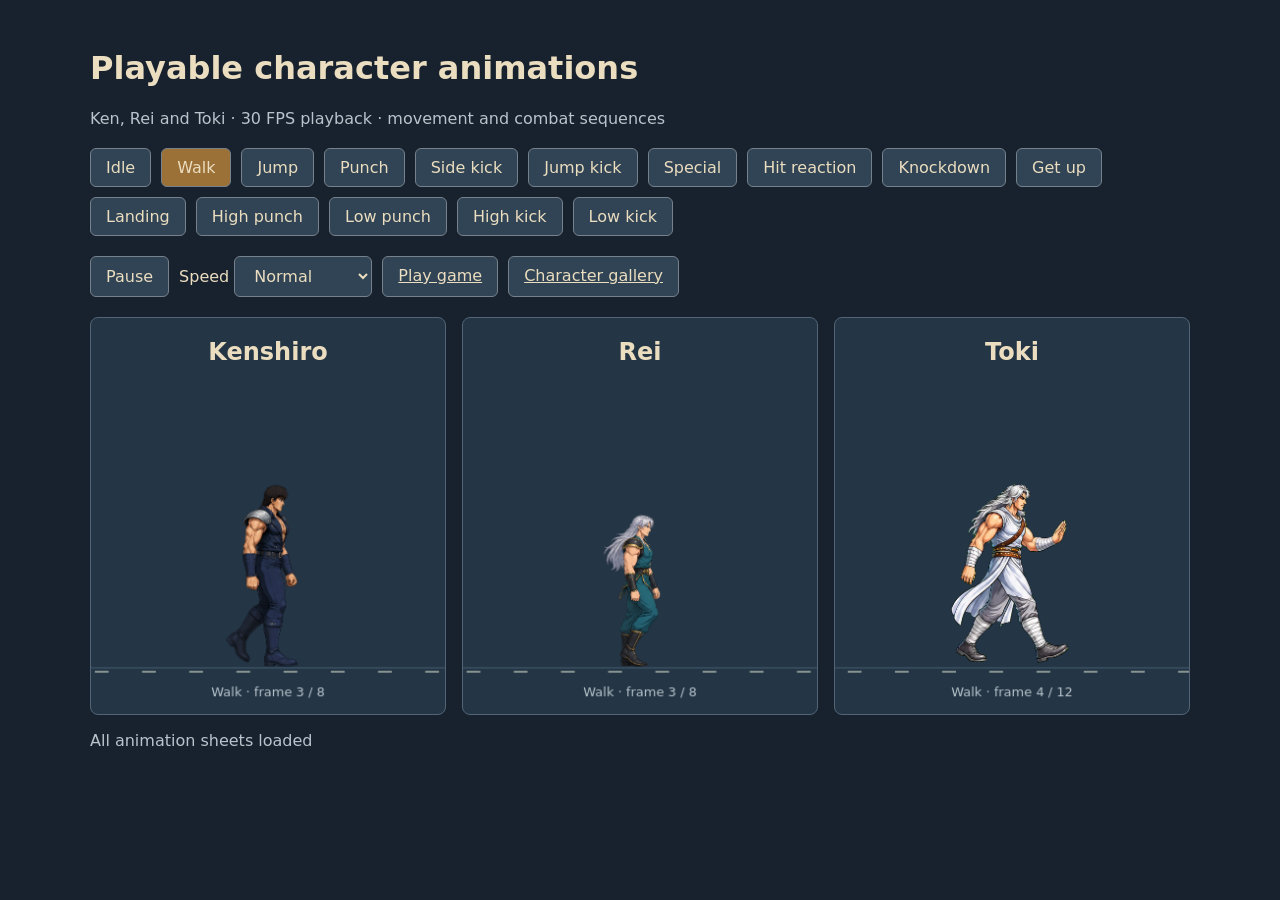
<file: animations.html>
<!doctype html><html lang="en"><meta charset="utf-8"><meta name="viewport" content="width=device-width,initial-scale=1">
<title>Playable character animations</title>
<style>body{margin:0;padding:28px;background:#17222e;color:#ebddbf;font:16px system-ui}main{max-width:1100px;margin:auto}nav{display:flex;gap:10px;flex-wrap:wrap;margin:20px 0}button,a,select{font:inherit;color:inherit;background:#304455;border:1px solid #77818b;border-radius:6px;padding:9px 15px}button[aria-pressed=true]{background:#9c7137}section{display:grid;grid-template-columns:repeat(auto-fit,minmax(280px,1fr));gap:16px}article{background:#243545;border:1px solid #526576;border-radius:8px;text-align:center}canvas{width:100%;height:auto}p{color:#b8c4cc}</style>
<main><h1>Playable character animations</h1><p>Ken, Rei and Toki · 30 FPS playback · movement and combat sequences</p><nav id="actions"></nav><nav><button id="pause">Pause</button><label>Speed <select id="speed"><option value="1">Normal</option><option value="0.5">Half speed</option></select></label><a href="index.html">Play game</a><a href="characters.html">Character gallery</a></nav><section id="heroes"></section><p id="status">Loading animation sheets…</p></main>
<script src="assets/sprites/player-animations.js?v=walk-v3"></script><script>
const actions={idle:'Idle',walk:'Walk',jump:'Jump',punch:'Punch',kick:'Side kick',jumpkick:'Jump kick',special:'Special',stunned:'Hit reaction',knockdown:'Knockdown',getup:'Get up',landing:'Landing',punch_high:'High punch',punch_low:'Low punch',kick_high:'High kick',kick_low:'Low kick'};
let action='walk',paused=false,t=0,last=0,nextPaint=0;const cards=[],images={};
for(const [key,label] of Object.entries(actions)){const b=document.createElement('button');b.textContent=label;b.setAttribute('aria-pressed',key===action);b.onclick=()=>{action=key;t=0;document.querySelectorAll('#actions button').forEach(el=>el.setAttribute('aria-pressed',el===b));};document.getElementById('actions').append(b);}
document.getElementById('pause').onclick=e=>{paused=!paused;e.target.textContent=paused?'Play':'Pause';};
for(const name of ['ken','rei','toki']){const card=document.createElement('article'),h=document.createElement('h2'),c=document.createElement('canvas');h.textContent=name==='ken'?'Kenshiro':name[0].toUpperCase()+name.slice(1);c.width=360;c.height=330;c.setAttribute('aria-label',h.textContent+' animation');card.append(h,c);document.getElementById('heroes').append(card);cards.push({name,c,ctx:c.getContext('2d')});}
for(const s of Object.values(window.PLAYER_ANIMATIONS)){if(!images[s.sheet]){const img=new Image();img.src=s.sheet;images[s.sheet]=img;}}
// Keep one scale per fighter so extended attacks fit without changing body size between poses.
const fit=Object.fromEntries(['ken','rei','toki'].map(name=>{let factor=1.2;for(const [key,s] of Object.entries(window.PLAYER_ANIMATIONS)){if(!key.startsWith(name+'_')||!s.regions)continue;s.regions.forEach(([x,y,w,h],i)=>{const anchor=s.anchors[i]-x;factor=Math.min(factor,164/(Math.max(anchor,w-anchor)*s.scale),210/(h*s.scale));});}return [name,factor];}));
function frame(now){const dt=last?Math.min(now-last,50):0;last=now;if(!paused)t+=dt*.06*Number(document.getElementById('speed').value);
if(now+1e-7<nextPaint){requestAnimationFrame(frame);return;}nextPaint+=1000/30;if(nextPaint<=now)nextPaint=now+1000/30;
for(const {name,c,ctx} of cards){ctx.clearRect(0,0,c.width,c.height);ctx.fillStyle='#344959';ctx.fillRect(0,286,360,2);
if(action==='walk'){ctx.fillStyle='#879391';const offset=(t*3.72*fit[name])%48;for(let x=-offset;x<360;x+=48)ctx.fillRect(x,290,14,2);}const s=window.PLAYER_ANIMATIONS[name+'_'+action],img=images[s?.sheet];if(!s?.regions||!img?.complete||!img.naturalWidth)continue;
const count=s.regions.length,step=action==='walk'?((144/.7)/3.72/count):action==='idle'?18:5;const tick=Math.floor(t/step),period=Math.max(1,count*2-2),it=tick%period;const i=action==='idle'?(it<count?it:period-it):tick%count;const [x,y,w,h]=s.regions[i],k=s.scale*fit[name];let lift=0;if(action==='jump'||action==='jumpkick')lift=Math.sin((t%(count*step))/(count*step)*Math.PI)*65;
ctx.drawImage(img,x,y,w,h,180-(s.anchors[i]-x)*k,286-h*k-lift,w*k,h*k);ctx.fillStyle='#b8c4cc';ctx.font='13px system-ui';ctx.textAlign='center';ctx.fillText(actions[action]+' · frame '+(i+1)+' / '+count,180,316);}
document.getElementById('status').textContent=Object.values(images).every(im=>im.complete&&im.naturalWidth)?'All animation sheets loaded':'Loading animation sheets…';requestAnimationFrame(frame);}requestAnimationFrame(frame);
</script></html>
</file>
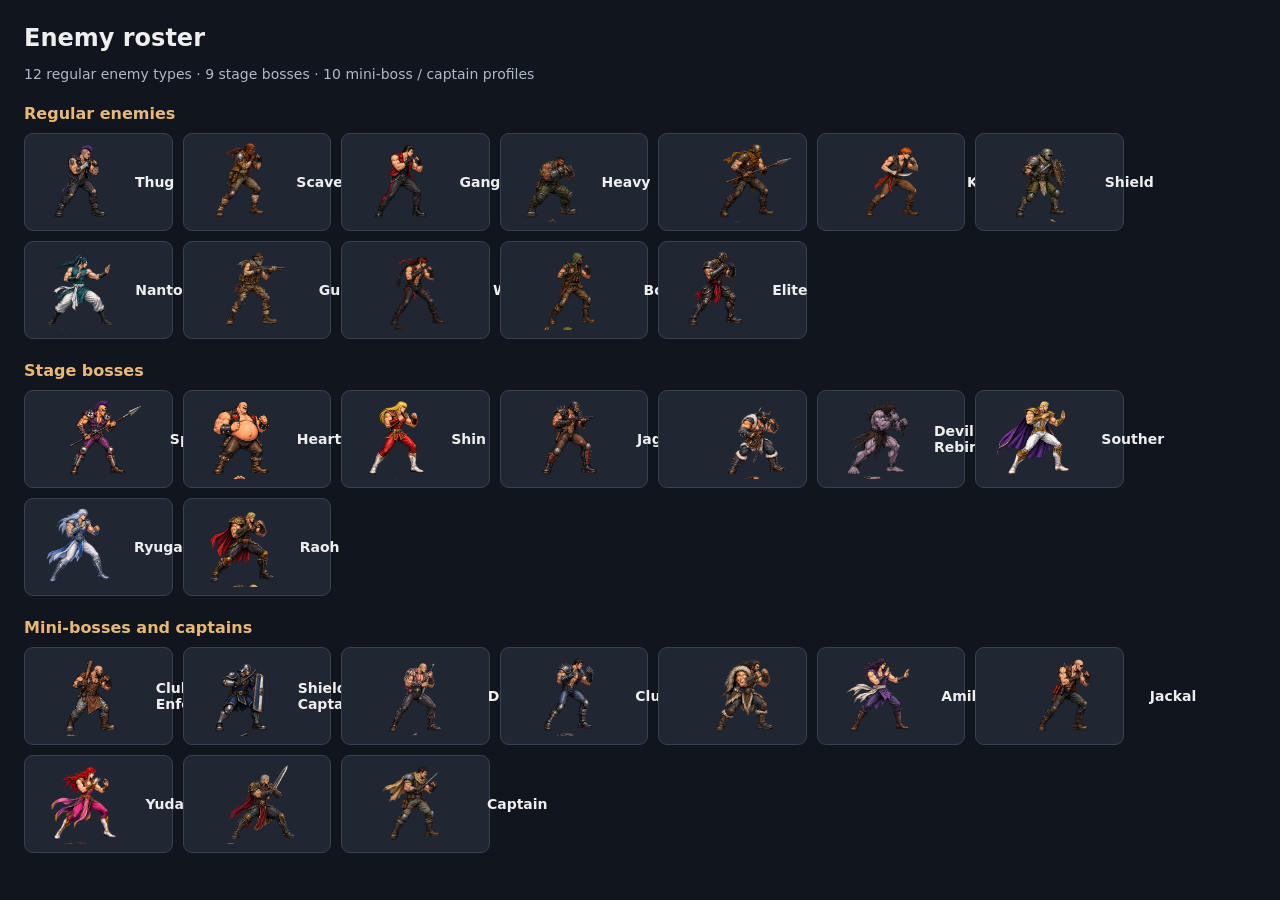
<file: enemy-roster.html>
<!doctype html><html lang="en"><meta charset="utf-8"><meta name="viewport" content="width=device-width,initial-scale=1"><title>Enemy roster</title><style>body{margin:0;padding:24px;background:#11151d;color:#eee;font:14px system-ui}h1{font-size:24px;margin:0}p{color:#aeb9c9}h2{font-size:16px;color:#e8b975;margin:22px 0 10px}.grid{display:grid;grid-template-columns:repeat(auto-fit,minmax(145px,1fr));gap:10px;max-width:1100px}.card{background:#202733;border:1px solid #364252;border-radius:9px;display:flex;align-items:center;gap:8px;padding:8px;min-height:80px}.portrait{flex:none;width:70px;height:80px;background-repeat:no-repeat}.name{font-weight:650}</style><h1>Enemy roster</h1><p>12 regular enemy types · 9 stage bosses · 10 mini-boss / captain profiles</p><h2>Regular enemies</h2><div class="grid"><div class="card"><div role="img" aria-label="Thug" class="portrait" style="width:93.89px;background-image:url(assets/characters/thug.png);background-size:281.6740442655936px 152px"></div><span class="name">Thug</span></div><div class="card"><div role="img" aria-label="Scavenger" class="portrait" style="width:96.76px;background-image:url(assets/characters/scavenger.png);background-size:290.26694045174537px 152px"></div><span class="name">Scavenger</span></div><div class="card"><div role="img" aria-label="Gang" class="portrait" style="width:101.33px;background-image:url(assets/characters/gang.png);background-size:304.0px 152px"></div><span class="name">Gang</span></div><div class="card"><div role="img" aria-label="Heavy" class="portrait" style="width:84.89px;background-image:url(assets/characters/heavy.png);background-size:254.6764168190128px 152px"></div><span class="name">Heavy</span></div><div class="card"><div role="img" aria-label="Spear" class="portrait" style="width:160.1px;background-image:url(assets/characters/spear.png);background-size:480.29508196721315px 152px"></div><span class="name">Spear</span></div><div class="card"><div role="img" aria-label="Knife" class="portrait" style="width:133.24px;background-image:url(assets/characters/knife.png);background-size:399.7095435684647px 152px"></div><span class="name">Knife</span></div><div class="card"><div role="img" aria-label="Shield" class="portrait" style="width:112.26px;background-image:url(assets/characters/shield.png);background-size:336.78727634194826px 152px"></div><span class="name">Shield</span></div><div class="card"><div role="img" aria-label="Nanto" class="portrait" style="width:94.18px;background-image:url(assets/characters/nanto.png);background-size:282.55214723926383px 152px"></div><span class="name">Nanto</span></div><div class="card"><div role="img" aria-label="Gunner" class="portrait" style="width:119.22px;background-image:url(assets/characters/gunner.png);background-size:357.67499999999995px 152px"></div><span class="name">Gunner</span></div><div class="card"><div role="img" aria-label="Whip" class="portrait" style="width:134.93px;background-image:url(assets/characters/whip.png);background-size:404.77932405566594px 152px"></div><span class="name">Whip</span></div><div class="card"><div role="img" aria-label="Bomber" class="portrait" style="width:126.77px;background-image:url(assets/characters/bomber.png);background-size:380.3114754098361px 152px"></div><span class="name">Bomber</span></div><div class="card"><div role="img" aria-label="Elite" class="portrait" style="width:96.93px;background-image:url(assets/characters/elite.png);background-size:290.8023952095808px 152px"></div><span class="name">Elite</span></div></div><h2>Stage bosses</h2><div class="grid"><div class="card"><div role="img" aria-label="Spade" class="portrait" style="width:128.84px;background-image:url(assets/characters/spade.png);background-size:386.53125px 152px"></div><span class="name">Spade</span></div><div class="card"><div role="img" aria-label="Heart" class="portrait" style="width:97.3px;background-image:url(assets/characters/heart.png);background-size:291.89251439539345px 152px"></div><span class="name">Heart</span></div><div class="card"><div role="img" aria-label="Shin" class="portrait" style="width:93.06px;background-image:url(assets/characters/shin.png);background-size:279.1743486973948px 152px"></div><span class="name">Shin</span></div><div class="card"><div role="img" aria-label="Jagi" class="portrait" style="width:120.41px;background-image:url(assets/characters/jagi.png);background-size:361.2289156626506px 152px"></div><span class="name">Jagi</span></div><div class="card"><div role="img" aria-label="Uighur" class="portrait" style="width:178.23px;background-image:url(assets/characters/uighur.png);background-size:534.6950354609929px 152px"></div><span class="name">Uighur</span></div><div class="card"><div role="img" aria-label="Devil Rebirth" class="portrait" style="width:100.13px;background-image:url(assets/characters/devil-rebirth.png);background-size:300.4023668639053px 152px"></div><span class="name">Devil Rebirth</span></div><div class="card"><div role="img" aria-label="Souther" class="portrait" style="width:108.91px;background-image:url(assets/characters/souther.png);background-size:326.7216494845361px 152px"></div><span class="name">Souther</span></div><div class="card"><div role="img" aria-label="Ryuga" class="portrait" style="width:93.09px;background-image:url(assets/characters/ryuga.png);background-size:279.2558139534884px 152px"></div><span class="name">Ryuga</span></div><div class="card"><div role="img" aria-label="Raoh" class="portrait" style="width:100.1px;background-image:url(assets/characters/raoh.png);background-size:300.2926829268293px 152px"></div><span class="name">Raoh</span></div></div><h2>Mini-bosses and captains</h2><div class="grid"><div class="card"><div role="img" aria-label="Club Enforcer" class="portrait" style="width:114.76px;background-image:url(assets/characters/club-enforcer.png);background-size:344.28px 152px"></div><span class="name">Club Enforcer</span></div><div class="card"><div role="img" aria-label="Shield Captain" class="portrait" style="width:98.08px;background-image:url(assets/characters/shield-captain.png);background-size:294.25250501002006px 152px"></div><span class="name">Shield Captain</span></div><div class="card"><div role="img" aria-label="Diamond" class="portrait" style="width:129.66px;background-image:url(assets/characters/diamond.png);background-size:388.9671179883946px 152px"></div><span class="name">Diamond</span></div><div class="card"><div role="img" aria-label="Club" class="portrait" style="width:118.62px;background-image:url(assets/characters/club.png);background-size:355.84615384615387px 152px"></div><span class="name">Club</span></div><div class="card"><div role="img" aria-label="Fang Chief" class="portrait" style="width:153.53px;background-image:url(assets/characters/fang-chief.png);background-size:460.58752515090544px 152px"></div><span class="name">Fang Chief</span></div><div class="card"><div role="img" aria-label="Amiba" class="portrait" style="width:107.48px;background-image:url(assets/characters/amiba.png);background-size:322.4378698224852px 152px"></div><span class="name">Amiba</span></div><div class="card"><div role="img" aria-label="Jackal" class="portrait" style="width:157.34px;background-image:url(assets/characters/jackal.png);background-size:472.0240963855422px 152px"></div><span class="name">Jackal</span></div><div class="card"><div role="img" aria-label="Yuda" class="portrait" style="width:104.4px;background-image:url(assets/characters/yuda.png);background-size:313.2073921971253px 152px"></div><span class="name">Yuda</span></div><div class="card"><div role="img" aria-label="Command Captain" class="portrait" style="width:142.22px;background-image:url(assets/characters/command-captain.png);background-size:426.65346534653463px 152px"></div><span class="name">Command Captain</span></div><div class="card"><div role="img" aria-label="Captain" class="portrait" style="width:128.8px;background-image:url(assets/characters/captain.png);background-size:386.40000000000003px 152px"></div><span class="name">Captain</span></div></div></html>
</file>
